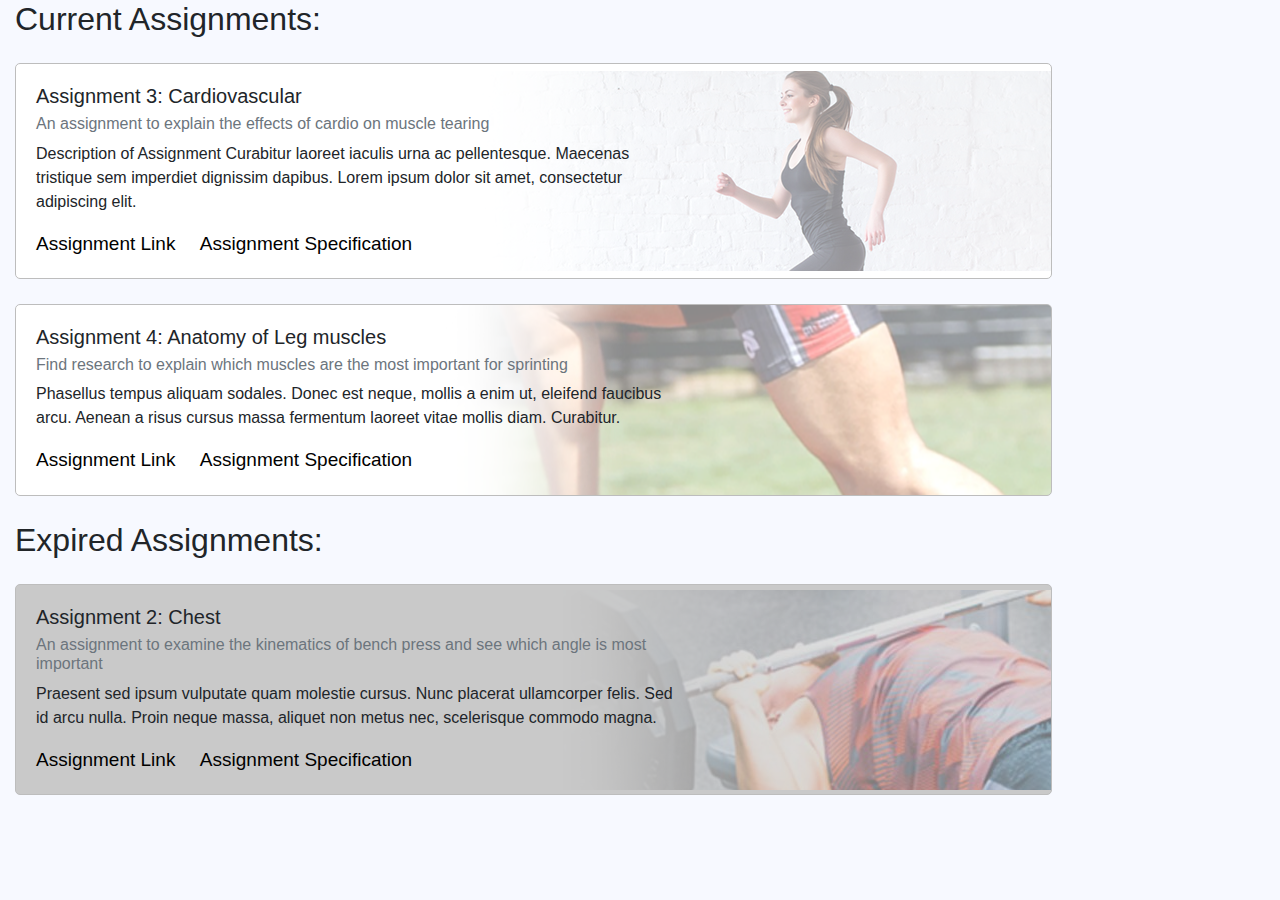
<file: index.html>
<!DOCTYPE html>
<html lang="en">

  <head>

    <meta charset="utf-8">
    <meta name="viewport" content="width=device-width, initial-scale=1, shrink-to-fit=no">
    <meta name="description" content="">
    <meta name="author" content="">

    <title>StudyMe </title>

    <!-- Bootstrap core CSS -->
    <link href="./bootstrap/css/bootstrap.min.css" rel="stylesheet">
    <link href="https://fonts.googleapis.com/css?family=Pacifico" rel="stylesheet">
    <link rel="stylesheet" href="https://use.fontawesome.com/releases/v5.0.13/css/all.css" integrity="sha384-DNOHZ68U8hZfKXOrtjWvjxusGo9WQnrNx2sqG0tfsghAvtVlRW3tvkXWZh58N9jp" crossorigin="anonymous">
    <link href="./bootstrap/css/style.css" rel="stylesheet">

    <style>
    .card-link {
      color: #e08686;
    }
    </style>
  </head>

  <body>
      <div class="col-sm-12" id="iframecontent">
          <!-- first assignment-->
          <div class="row">
            <div class="col-sm-10">
              <h2>Current Assignments:</h2>
                <div class="courseCard" id="course1">
                  <div class="courseBody row">
                  <div class="col-sm-8">
                    <h5 class="card-title">Assignment 3: Cardiovascular </h5>
                    <h6 class="card-subtitle mb-2 text-muted">An assignment to explain the effects of cardio on muscle tearing</h6>
                    <p class="card-text">Description of Assignment Curabitur laoreet iaculis urna ac pellentesque. Maecenas tristique sem imperdiet dignissim dapibus. Lorem ipsum dolor sit amet, consectetur adipiscing elit. </p>
                    <a href="a3.html" target="content_module" class="card-link">Assignment Link</a>
                    <a href="a3spec.html" target="content_module" class="card-link">Assignment Specification</a>
                  </div>

                  <div class="col-sm-4 align-self-center" style="display: flex; justify-content: flex-end;">
                    <span class="fas fa-check fa-3x" style="color: #ff3d5a"></span>
                    <span class="fas fa-comment fa-3x" style="color: #ff3d5a; padding-left: 50px;"></span>
                    <span class="fas fa-exclamation fa-3x" style="color: #ff3d5a; padding-left: 50px; padding-right:30px;"></span>
                  </div>
                </div>
            </div>
            </div>
          </div>


        <!-- second assignment-->
      <div class="row">
        <div class="col-sm-10">
            <div class="courseCard" id="course2">
              <div class="courseBody row">
              <div class="col-sm-8">
                <h5 class="card-title">Assignment 4: Anatomy of Leg muscles  </h5>
                <h6 class="card-subtitle mb-2 text-muted">Find research to explain which muscles are the most important for sprinting</h6>
                <p class="card-text">Phasellus tempus aliquam sodales. Donec est neque, mollis a enim ut, eleifend faucibus arcu. Aenean a risus cursus massa fermentum laoreet vitae mollis diam. Curabitur.</p>
                <a href="#" class="card-link">Assignment Link</a>
                <a href="#" class="card-link">Assignment Specification</a>
              </div>

              <div class="col-sm-4 align-self-center" style="display: flex; justify-content: flex-end;">
                <span class="fas fa-check fa-3x" style="color: #ff3d5a;"></span>
                <span class="fas fa-comment fa-3x" style=" padding-left: 50px;"></span>
                <span class="fas fa-exclamation fa-3x" style="padding-left: 50px; padding-right:30px;"></span>
              </div>
            </div>
        </div>
        </div>
      </div>


      <!-- expired assignment-->
      <div class="row">
        <div class="col-sm-10">
          <h2 style="margin-top: 25px;">Expired Assignments:</h2>
            <div class="expCourseCard">
              <div class="courseBody row">
              <div class="col-sm-8">
                <h5 class="card-title">Assignment 2: Chest </h5>
                <h6 class="card-subtitle mb-2 text-muted">An assignment to examine the kinematics of bench press and see which angle is most important</h6>
                <p class="card-text">Praesent sed ipsum vulputate quam molestie cursus. Nunc placerat ullamcorper felis. Sed id arcu nulla. Proin neque massa, aliquet non metus nec, scelerisque commodo magna.</p>
                <a href="#" class="card-link">Assignment Link</a>
                <a href="#" class="card-link">Assignment Specification</a>
              </div>

              <div class="col-sm-4 align-self-center" style="display: flex; justify-content: flex-end;">
                <span class="fas fa-check fa-3x" style="color: #606060;"></span>
                <span class="fas fa-comment fa-3x" style="color: #606060; padding-left: 50px;"></span>
                <span class="fas fa-exclamation fa-3x" style="color: #606060; padding-left: 50px; padding-right:30px;"></span>
              </div>
            </div>
        </div>
        </div>
      </div>
    </div>


          <!-- Bootstrap core JavaScript -->
          <script src="./jquery/jquery.min.js"></script>
          <script src="./bootstrap/js/bootstrap.bundle.min.js"></script>

        </body>

      </html>
</file>
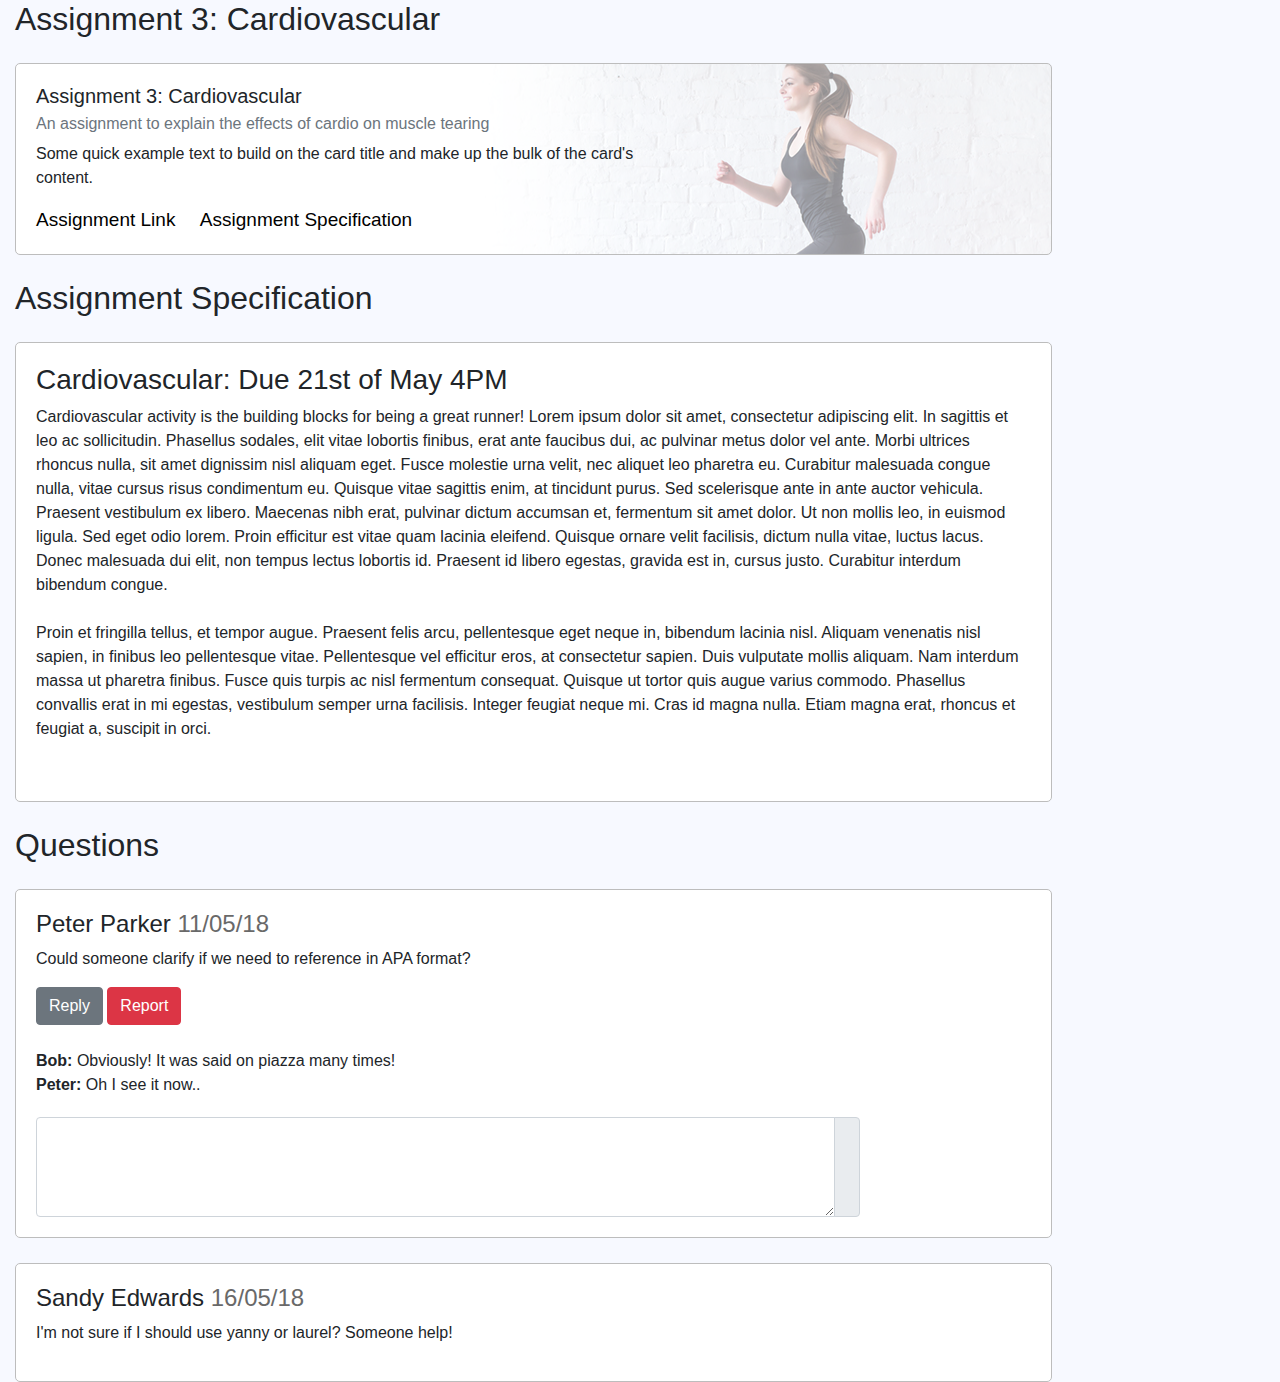
<file: a3spec.html>
<!DOCTYPE html>
<html lang="en">

  <head>

    <meta charset="utf-8">
    <meta name="viewport" content="width=device-width, initial-scale=1, shrink-to-fit=no">
    <meta name="description" content="">
    <meta name="author" content="">

    <title>StudyBuddy </title>

    <!-- Bootstrap core CSS -->
    <link href="./bootstrap/css/bootstrap.min.css" rel="stylesheet">
    <link href="https://fonts.googleapis.com/css?family=Pacifico" rel="stylesheet">
    <link rel="stylesheet" href="https://use.fontawesome.com/releases/v5.0.13/css/all.css" integrity="sha384-DNOHZ68U8hZfKXOrtjWvjxusGo9WQnrNx2sqG0tfsghAvtVlRW3tvkXWZh58N9jp" crossorigin="anonymous">
    <link href="./bootstrap/css/style.css" rel="stylesheet">

  </head>

  <body>
      <div class="col-sm-12" id="iframecontent">
          <!-- first assignment-->
          <div class="row">
            <div class="col-sm-10">
              <h2>Assignment 3: Cardiovascular</h2>
                <div class="courseCard" id="course1">
                  <div class="courseBody row">
                  <div class="col-sm-8">
                    <h5 class="card-title">Assignment 3: Cardiovascular </h5>
                    <h6 class="card-subtitle mb-2 text-muted">An assignment to explain the effects of cardio on muscle tearing</h6>
                    <p class="card-text">Some quick example text to build on the card title and make up the bulk of the card's content.</p>
                    <a href="a3.html" class="card-link">Assignment Link</a>
                    <a href="#" class="card-link">Assignment Specification</a>
                  </div>

                  <div class="col-sm-4 align-self-center" style="display: flex; justify-content: flex-end;">
                    <span class="fas fa-check fa-3x" style="color: #83ca97"></span>
                    <span class="fas fa-comment fa-3x" style="color: #ff3d5a; padding-left: 50px;"></span>
                    <span class="fas fa-exclamation fa-3x" style="color: #ff3d5a; padding-left: 50px; padding-right:30px;"></span>
                  </div>
                </div>
            </div>
            </div>
          </div>


          <div class="row">
            <div class="col-sm-10"><br>
              <h2>Assignment Specification</h2>
                <div class="courseCard">
                  <div class="courseBody row">
                  <div class="col-sm-12">
                    <h3>Cardiovascular: Due 21st of May 4PM</h3>
                    <p>Cardiovascular activity is the building blocks for being a great runner! Lorem ipsum dolor sit amet, consectetur adipiscing elit. In sagittis et leo ac sollicitudin. Phasellus sodales, elit vitae lobortis finibus, erat ante faucibus dui, ac pulvinar metus dolor vel ante. Morbi ultrices rhoncus nulla, sit amet dignissim nisl aliquam eget. Fusce molestie urna velit, nec aliquet leo pharetra eu. Curabitur malesuada congue nulla, vitae cursus risus condimentum eu. Quisque vitae sagittis enim, at tincidunt purus. Sed scelerisque ante in ante auctor vehicula. Praesent vestibulum ex libero. Maecenas nibh erat, pulvinar dictum accumsan et, fermentum sit amet dolor. Ut non mollis leo, in euismod ligula. Sed eget odio lorem. Proin efficitur est vitae quam lacinia eleifend. Quisque ornare velit facilisis, dictum nulla vitae, luctus lacus. Donec malesuada dui elit, non tempus lectus lobortis id. Praesent id libero egestas, gravida est in, cursus justo. Curabitur interdum bibendum congue.<br><br>

                    Proin et fringilla tellus, et tempor augue. Praesent felis arcu, pellentesque eget neque in, bibendum lacinia nisl. Aliquam venenatis nisl sapien, in finibus leo pellentesque vitae. Pellentesque vel efficitur eros, at consectetur sapien. Duis vulputate mollis aliquam. Nam interdum massa ut pharetra finibus. Fusce quis turpis ac nisl fermentum consequat. Quisque ut tortor quis augue varius commodo. Phasellus convallis erat in mi egestas, vestibulum semper urna facilisis. Integer feugiat neque mi. Cras id magna nulla. Etiam magna erat, rhoncus et feugiat a, suscipit in orci. <br><br>
                  </div>
                  </div>


                </div>
            </div>
            </div>

            <div class="row">
              <div class="col-sm-10"><br>
                <h2>Questions</h2>
                  <div class="courseCard">
                    <div class="courseBody row">
                          <div class="col-sm-12">
                        <h4>Peter Parker <span style="color: #696969;">11/05/18</span></h4>
                        <p>Could someone clarify if we need to reference in APA format?</p>
                          <button type="button" onclick="togglerReply()" class="btn btn-secondary">Reply</button>  <button type="button" class="btn btn-danger">Report</button>

                          <!--Start reply-->

                          <div class="row">
                            <div class="col-sm-10" id="reply">
                              <br>
                                <strong>Bob: </strong> Obviously! It was said on piazza many times!
                                <br>
                                  <strong>Peter: </strong> Oh I see it now.. 
                                  <br>
                            </div>
                            </div>

                          <!-- start feedback reply-->
                          <div class="row">
                            <div class="input-group col-sm-10" id="ass_reply">
                              <textarea class="form-control" aria-label="With textarea"></textarea>
                              <div class="input-group-append">
                                <span class="input-group-text"><span class="fa fa-reply"></span></span>
                              </div>
                            </div>
                            </div>

                          </div>
                      </div>
                    </div>
                  </div>
              </div>


                <div class="row">
                  <div class="col-sm-10">
                      <div class="courseCard">
                        <div class="courseBody row">
                        <div class="col-sm-12">
                          <h4>Sandy Edwards <span style="color: #696969;">16/05/18</span></h4></h4>
                          <p>I'm not sure if I should use yanny or laurel? Someone help!</p>
                        </div>
                        </div>
                      </div>
                  </div>
                  </div>


    </div>


          <!-- Bootstrap core JavaScript -->
          <script src="./jquery/jquery.min.js"></script>
          <script src="./bootstrap/js/bootstrap.bundle.min.js"></script>

          <script>
          function togglerReply() {
                $('#ass_reply').fadeToggle("fast", "linear");
          }

          function togglerSubmit() {
                $('#reply').fadeIn("fast", "linear");
                $('#ass_reply').fadeOut("200ms", "linear");
          }
          </script>

        </body>

      </html>
</file>
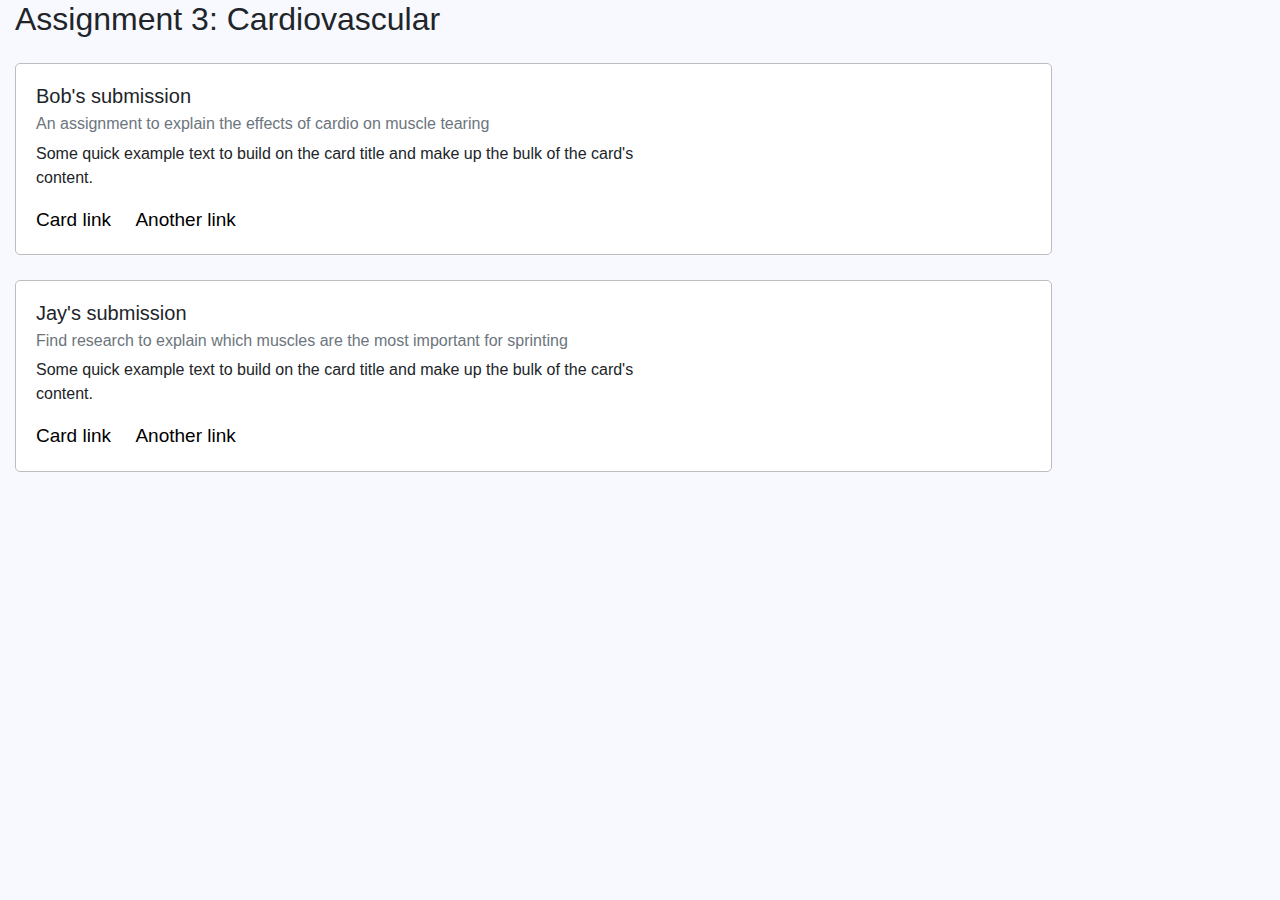
<file: assignments.html>
<!DOCTYPE html>
<html lang="en">

  <head>

    <meta charset="utf-8">
    <meta name="viewport" content="width=device-width, initial-scale=1, shrink-to-fit=no">
    <meta name="description" content="">
    <meta name="author" content="">

    <title>StudyMe </title>

    <!-- Bootstrap core CSS -->
    <link href="./bootstrap/css/bootstrap.min.css" rel="stylesheet">
    <link href="https://fonts.googleapis.com/css?family=Pacifico" rel="stylesheet">
    <link rel="stylesheet" href="https://use.fontawesome.com/releases/v5.0.13/css/all.css" integrity="sha384-DNOHZ68U8hZfKXOrtjWvjxusGo9WQnrNx2sqG0tfsghAvtVlRW3tvkXWZh58N9jp" crossorigin="anonymous">
    <link href="./bootstrap/css/style.css" rel="stylesheet">

  </head>

  <body>
      <div class="col-sm-12" id="iframecontent">
          <!-- first assignment-->
          <div class="row">
            <div class="col-sm-10">
              <h2>Assignment 3: Cardiovascular</h2>
                <div class="courseCard">
                  <div class="courseBody row">
                  <div class="col-sm-8">
                    <h5 class="card-title">Bob's submission</h5>
                    <h6 class="card-subtitle mb-2 text-muted">An assignment to explain the effects of cardio on muscle tearing</h6>
                    <p class="card-text">Some quick example text to build on the card title and make up the bulk of the card's content.</p>
                    <a href="#" class="card-link">Card link</a>
                    <a href="#" class="card-link">Another link</a>
                  </div>

                  <div class="col-sm-4" style="display: flex; justify-content: flex-end;">
                    <span class="fas fa-check fa-6x"></span>
                    <span class="fas fa-exclamation fa-6x" style="color: #ff3d5a; padding-left: 50px;"></span>
                  </div>
                </div>
            </div>
            </div>
          </div>


        <!-- second assignment-->
      <div class="row">
        <div class="col-sm-10">
            <div class="courseCard">
              <div class="courseBody row">
              <div class="col-sm-8">
                <h5 class="card-title">Jay's submission</h5>
                <h6 class="card-subtitle mb-2 text-muted">Find research to explain which muscles are the most important for sprinting</h6>
                <p class="card-text">Some quick example text to build on the card title and make up the bulk of the card's content.</p>
                <a href="#" class="card-link">Card link</a>
                <a href="#" class="card-link">Another link</a>
              </div>

              <div class="col-sm-4" style="display: flex; justify-content: flex-end;">
                <i class="fas fa-question fa-6x"><span>hey man</span></i>
              </div>
            </div>
        </div>
        </div>
      </div>


    </div>




    <!-- Bootstrap core JavaScript -->
    <script src="./jquery/jquery.min.js"></script>
    <script src="./bootstrap/js/bootstrap.bundle.min.js"></script>

  </body>

</html>
</file>
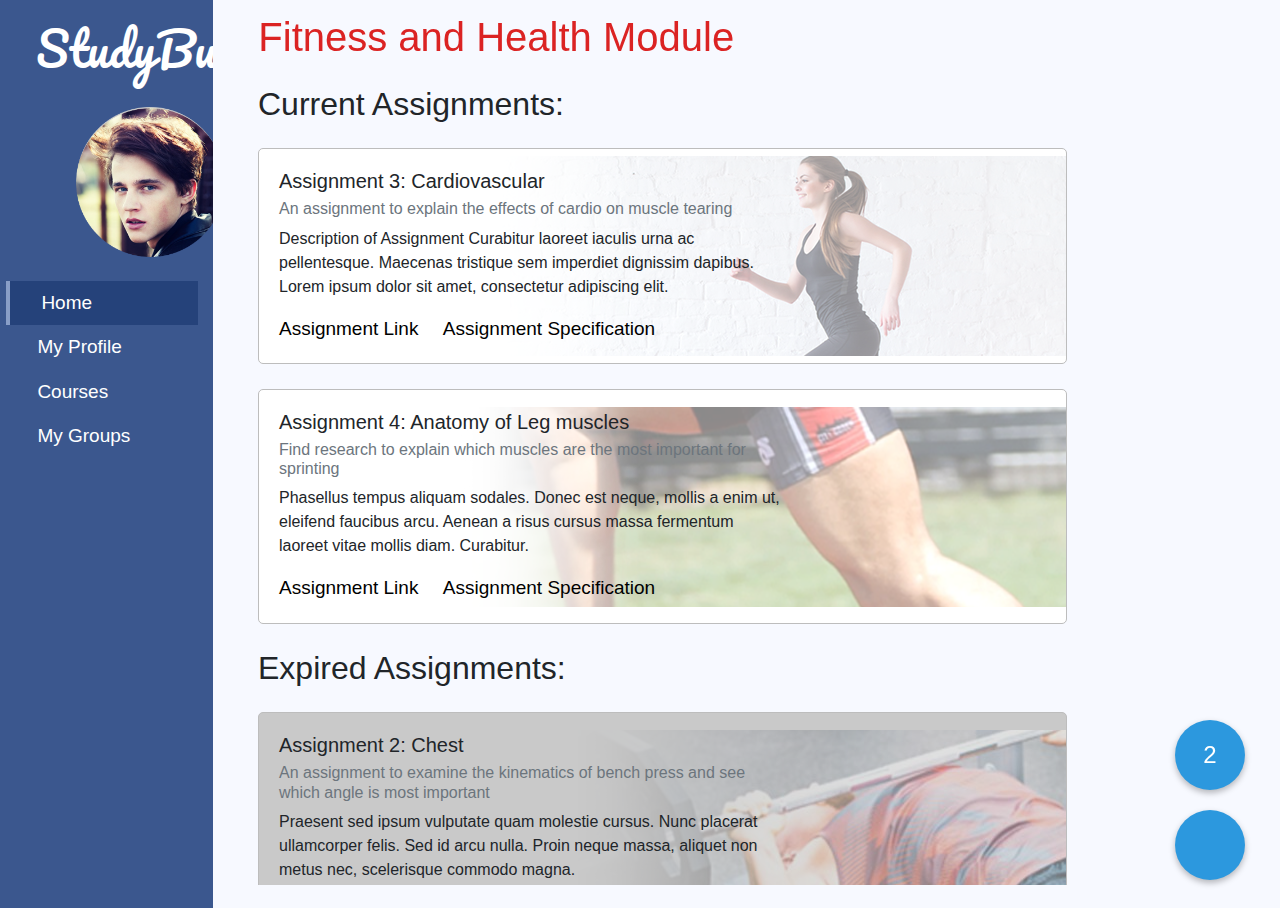
<file: index2.html>
<!DOCTYPE html>
<html lang="en">

  <head>

    <meta charset="utf-8">
    <meta name="viewport" content="width=device-width, initial-scale=1, shrink-to-fit=no">
    <meta name="description" content="">
    <meta name="author" content="">

    <title>StudyMe </title>

    <!-- Bootstrap core CSS -->
    <link href="./bootstrap/css/bootstrap.min.css" rel="stylesheet">
    <link href="https://fonts.googleapis.com/css?family=Pacifico" rel="stylesheet">
    <link rel="stylesheet" href="https://use.fontawesome.com/releases/v5.0.13/css/all.css" integrity="sha384-DNOHZ68U8hZfKXOrtjWvjxusGo9WQnrNx2sqG0tfsghAvtVlRW3tvkXWZh58N9jp" crossorigin="anonymous">
    <link href="./bootstrap/css/style.css" rel="stylesheet">

    <!-- Bootstrap core JavaScript -->
    <script src="./jquery/jquery.min.js"></script>
    <script src="./bootstrap/js/bootstrap.bundle.min.js"></script>


  </head>

  <body>
    <div class="container-fluid">
      <div class="row">
        <!--Nav Bar-->
        <div class="col-sm-2" id="navbar">
          <div class="header">StudyBud</div>
            <br>
            <div class="align-items-center">
              <img src="peter.png" height="150px" style="padding-left: 70px">
          </div>
            <br>
            <ul class="nav flex-column">
              <li class="nav-item">
                 <a class="nav-link" href="index.html" target="content_module" id="home_link" onclick="toggleMenu1()"><span class="fas fa-home" style="padding-right: 15px;"></span>Home</a>
               </li>
              <li class="nav-item">
                  <a class="nav-link active" href="peter.html" target="content_module" id="ass_link" onclick="toggleMenu2()"><span class="fas fa-user-circle" style="padding-right: 15px"></span>My Profile</a>
               </li>
               <li class="nav-item">
                 <a class="nav-link" href="#"><span class="fas fa-book" style="padding-right: 15px"></span> Courses</a>
               </li>
               <li class="nav-item">
                 <a class="nav-link" href="#"><span class="fas fa-users" style="padding-right: 15px"></span> My Groups</a>
               </li>
             </ul>
        </div>


        <!--Content-->
        <div class="col-sm-10" id="content">

          <div class="row">
            <div class="col-sm-12">
              <h1>Fitness and Health Module</h1>
            </div>
          </div>

          <!--iFrame for content-->
          <div class="col-lg-12 my-3">
  		        <iframe style="border:none;" height="800px" width="100%" src="index.html" name="content_module"></iframe>
          </div>
        </div>



        </div>
      </div>



      <div class="container-fluid">


        <div class="row" id="notif">
            <button id="notifBtn" onclick="toggler()" class="material-button option1"><span class="fa fa-bell fa-1x"></span> <span id="notifNum">2</span></button>
        </div>

        <div class="row" id="chat">
            <button id="chatBtn" onclick="togglerChat()" class="material-button option1"><span class="fa fa-comments fa-1x"></span></button>
      	</div>

        <div id="notifExpanded">
          <div class="alert alert-info">
              <strong>New Message!</strong> Your team member Bob messaged you!
            </div>

            <div class="alert alert-success">
                <strong>New Feedback:</strong> You have new feedback from a teammate for Assignment 3!
              </div>
        </div>

        <span id="chatWindow">
          <img src="chat.png" height="50%">
        </span>
      </div>

    <script>
    function toggler(){
          $('#notifExpanded').fadeToggle("fast", "linear");
          $('#notifNum').fadeOut("slow", "linear");
      }

    function togglerChat() {
          $('#chatWindow').fadeToggle("fast", "linear");
    }

      </script>


    <!--Nav bar change background for appropriate link, inspired by above code-->
      <script>
        function toggleMenu1() {
            var element = document.getElementById("home_link");
            var colour = window.getComputedStyle(element).backgroundColor;
            if (colour === "rgb(59, 87, 142)") {
            document.getElementById("home_link").style.background = "#25427A";
            document.getElementById("home_link").style.borderLeft = "4px solid #899EC7";
            toggleMenu2();
        } else{
            document.getElementById("home_link").style.background = "#3B578E";
            document.getElementById("home_link").style.borderLeft = "none";
          }
        }

        function toggleMenu2() {
            var element = document.getElementById("ass_link");
            var colour = window.getComputedStyle(element).backgroundColor;
            if (colour === "rgb(59, 87, 142)") {
            document.getElementById("ass_link").style.background = "#25427A";
            document.getElementById("ass_link").style.borderLeft = "4px solid #899EC7";
            toggleMenu1();
        } else{
            document.getElementById("ass_link").style.background = "#3B578E";
            document.getElementById("ass_link").style.borderLeft = "none";
          }
        }
    </script>
  </body>

</html>
</file>
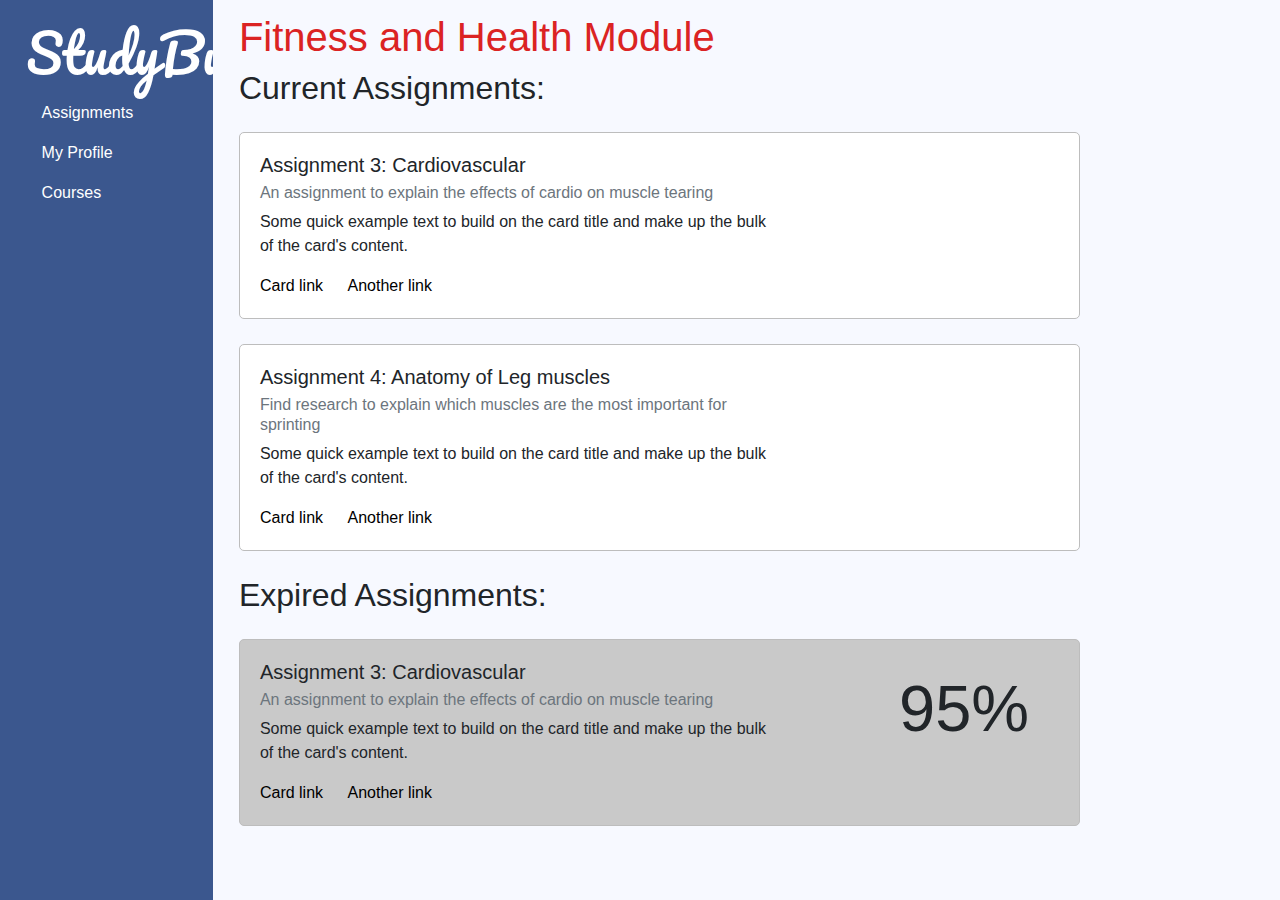
<file: index3.html>
<!DOCTYPE html>
<html lang="en">

  <head>

    <meta charset="utf-8">
    <meta name="viewport" content="width=device-width, initial-scale=1, shrink-to-fit=no">
    <meta name="description" content="">
    <meta name="author" content="">

    <title>StudyMe </title>

    <!-- Bootstrap core CSS -->
    <link href="./bootstrap/css/bootstrap.min.css" rel="stylesheet">
    <link href="https://fonts.googleapis.com/css?family=Pacifico" rel="stylesheet">
<link rel="stylesheet" href="https://use.fontawesome.com/releases/v5.0.13/css/all.css" integrity="sha384-DNOHZ68U8hZfKXOrtjWvjxusGo9WQnrNx2sqG0tfsghAvtVlRW3tvkXWZh58N9jp" crossorigin="anonymous">

    <!-- Custom styles for this template -->
    <style>

      .header {
        font-size: 40pt;
        font-family: 'Pacifico', cursive;
        color: #fff;
      }

      a {
        color: #fff;
      }

      a.card-link {
        color: #000;
      }

      h1 {
        color: #DB2323;
      }

      i span {
      display: none;
      position: absolute;
      bottom: 0;
      width: 100%;
      padding: 10px;
      font-size: 10px;
      }

      i:hover span {
        display: block;
      }


      #main {
      }

      #navbar {
        padding-left: 2%;
        padding-top: 1%;
        background-color: #3B578E;
        height: 100vh;
        overflow-y: auto;
      }

      #content {
        background-color: #F7F9FF;
        padding-top: 1%;
        padding-left: 2%;
        padding-right: 2%;
      }


      .courseCard {
        background: #fff;
        border-color: #BDBDBD;
        border-style: solid;
        border-width: 1px;
        border-radius: 5px;
        margin-top: 25px;
      }

      .courseBody {
        padding: 20px;
      }

      .gradeText {
        font-size: 65px;
      }

      .expCourseCard {
        background: #c9c9c9;
        border-color: #BDBDBD;
        border-style: solid;
        border-width: 1px;
        border-radius: 5px;
        margin-top: 25px;
      }

    </style>

  </head>

  <body>


    <div class="container-fluid">
      <div class="row">
        <!--Nav Bar-->
        <div class="col-sm-2" id="navbar">
          <div class="header">StudyBud</div>
            <ul class="nav flex-column">
              <li class="nav-item">
                 <a class="nav-link" href="#">Assignments</a>
               </li>
               <li class="nav-item">
                 <a class="nav-link" href="#">My Profile</a>
               </li>
               <li class="nav-item">
                 <a class="nav-link" href="#">Courses</a>
               </li>
             </ul>
        </div>


        <!--Content-->
        <div class="col-sm-10" id="content">

          <div class="row">
            <div class="col-sm-12">
              <h1>Fitness and Health Module</h1>
            </div>
          </div>

          <!-- first assignment-->
          <div class="row">
            <div class="col-sm-10">
              <h2>Current Assignments:</h2>
                <div class="courseCard">
                  <div class="courseBody row">
                  <div class="col-sm-8">
                    <h5 class="card-title">Assignment 3: Cardiovascular </h5>
                    <h6 class="card-subtitle mb-2 text-muted">An assignment to explain the effects of cardio on muscle tearing</h6>
                    <p class="card-text">Some quick example text to build on the card title and make up the bulk of the card's content.</p>
                    <a href="#" class="card-link">Card link</a>
                    <a href="#" class="card-link">Another link</a>
                  </div>

                  <div class="col-sm-4" style="display: flex; justify-content: flex-end;">
                    <span class="fas fa-check fa-6x"></span>
                    <span class="fas fa-exclamation fa-6x" style="color: #ff3d5a; padding-left: 50px;"></span>
                  </div>
                </div>
            </div>
            </div>
          </div>


        <!-- second assignment-->
      <div class="row">
        <div class="col-sm-10">
            <div class="courseCard">
              <div class="courseBody row">
              <div class="col-sm-8">
                <h5 class="card-title">Assignment 4: Anatomy of Leg muscles  </h5>
                <h6 class="card-subtitle mb-2 text-muted">Find research to explain which muscles are the most important for sprinting</h6>
                <p class="card-text">Some quick example text to build on the card title and make up the bulk of the card's content.</p>
                <a href="#" class="card-link">Card link</a>
                <a href="#" class="card-link">Another link</a>
              </div>

              <div class="col-sm-4" style="display: flex; justify-content: flex-end;">
                <i class="fas fa-times-circle fa-6x"><span>hey man</span></i>
              </div>
            </div>
        </div>
        </div>
      </div>


      <!-- expired assignment-->
      <div class="row">
        <div class="col-sm-10">
          <h2 style="margin-top: 25px;">Expired Assignments:</h2>
            <div class="expCourseCard">
              <div class="courseBody row">
              <div class="col-sm-8">
                <h5 class="card-title">Assignment 3: Cardiovascular </h5>
                <h6 class="card-subtitle mb-2 text-muted">An assignment to explain the effects of cardio on muscle tearing</h6>
                <p class="card-text">Some quick example text to build on the card title and make up the bulk of the card's content.</p>
                <a href="#" class="card-link">Card link</a>
                <a href="#" class="card-link">Another link</a>
              </div>

              <div class="col-sm-4" style="display: flex; justify-content: flex-end;">
                <span class="gradeText">95%</span>
                <span class="fas fa-exclamation fa-6x" style="color: #ff3d5a; padding-left: 30px;"></span>
              </div>
            </div>
        </div>
        </div>
      </div>
    </div>

        </div>
      </div>




    <!-- Bootstrap core JavaScript -->
    <script src="./jquery/jquery.min.js"></script>
    <script src="./bootstrap/js/bootstrap.bundle.min.js"></script>

  </body>

</html>
</file>
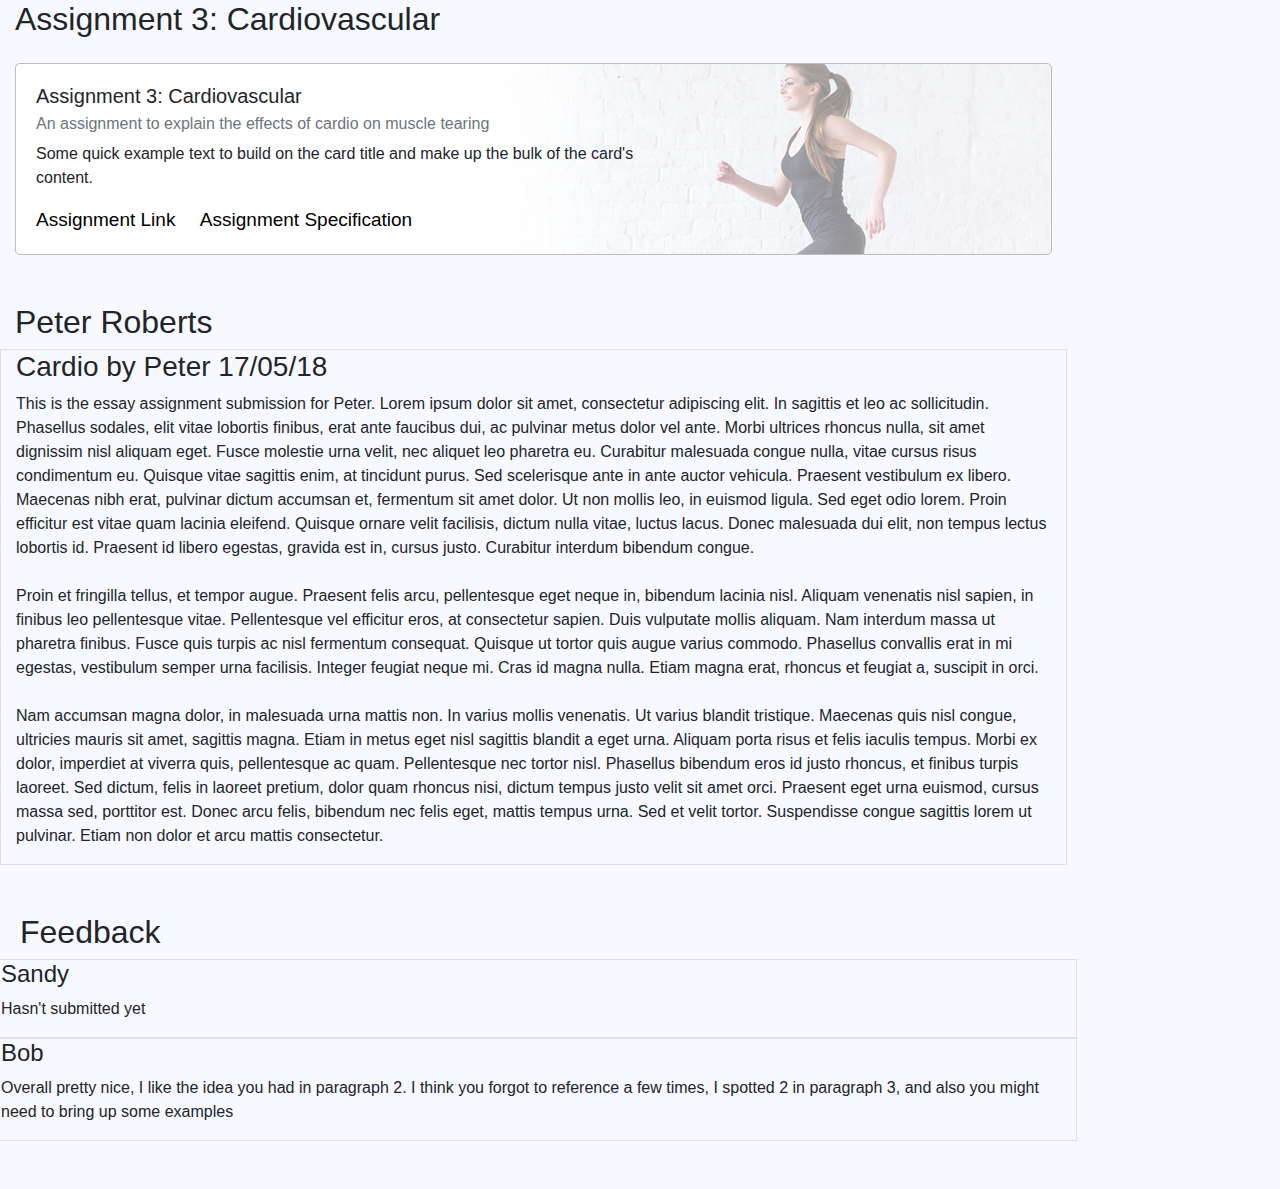
<file: peter.html>
<!DOCTYPE html>
<html lang="en">

  <head>

    <meta charset="utf-8">
    <meta name="viewport" content="width=device-width, initial-scale=1, shrink-to-fit=no">
    <meta name="description" content="">
    <meta name="author" content="">

    <title>StudyMe </title>

    <!-- Bootstrap core CSS -->
    <link href="./bootstrap/css/bootstrap.min.css" rel="stylesheet">
    <link href="https://fonts.googleapis.com/css?family=Pacifico" rel="stylesheet">
    <link rel="stylesheet" href="https://use.fontawesome.com/releases/v5.0.13/css/all.css" integrity="sha384-DNOHZ68U8hZfKXOrtjWvjxusGo9WQnrNx2sqG0tfsghAvtVlRW3tvkXWZh58N9jp" crossorigin="anonymous">
    <link href="./bootstrap/css/style.css" rel="stylesheet">

  </head>

  <body>
      <div class="col-sm-12" id="iframecontent">
          <!-- first assignment-->
          <div class="row">
            <div class="col-sm-10">
              <h2>Assignment 3: Cardiovascular</h2>
                <div class="courseCard" id="course1">
                  <div class="courseBody row">
                  <div class="col-sm-8">
                    <h5 class="card-title">Assignment 3: Cardiovascular </h5>
                    <h6 class="card-subtitle mb-2 text-muted">An assignment to explain the effects of cardio on muscle tearing</h6>
                    <p class="card-text">Some quick example text to build on the card title and make up the bulk of the card's content.</p>
                    <a href="a3.html" class="card-link">Assignment Link</a>
                    <a href="#" class="card-link">Assignment Specification</a>
                  </div>

                  <div class="col-sm-4 align-self-center" style="display: flex; justify-content: flex-end;">
                    <span class="fas fa-check fa-3x" style="color: #83ca97"></span>
                    <span class="fas fa-comment fa-3x" style="color: #ff3d5a; padding-left: 50px;"></span>
                    <span class="fas fa-exclamation fa-3x" style="color: #ff3d5a; padding-left: 50px; padding-right:30px;"></span>
                  </div>
                </div>
            </div>
            </div>
          </div>


          <div class="row">
            <div class="col-sm-10">
              <br><br>
              <h2>Peter Roberts</h2>
                  <div class="row">
                    <div class="col-sm-12 border" id="ass_doc">
                      <h3>Cardio by Peter 17/05/18</h3>
                      <p>This is the essay assignment submission for Peter. Lorem ipsum dolor sit amet, consectetur adipiscing elit. In sagittis et leo ac sollicitudin. Phasellus sodales, elit vitae lobortis finibus, erat ante faucibus dui, ac pulvinar metus dolor vel ante. Morbi ultrices rhoncus nulla, sit amet dignissim nisl aliquam eget. Fusce molestie urna velit, nec aliquet leo pharetra eu. Curabitur malesuada congue nulla, vitae cursus risus condimentum eu. Quisque vitae sagittis enim, at tincidunt purus. Sed scelerisque ante in ante auctor vehicula. Praesent vestibulum ex libero. Maecenas nibh erat, pulvinar dictum accumsan et, fermentum sit amet dolor. Ut non mollis leo, in euismod ligula. Sed eget odio lorem. Proin efficitur est vitae quam lacinia eleifend. Quisque ornare velit facilisis, dictum nulla vitae, luctus lacus. Donec malesuada dui elit, non tempus lectus lobortis id. Praesent id libero egestas, gravida est in, cursus justo. Curabitur interdum bibendum congue.<br><br>

                      Proin et fringilla tellus, et tempor augue. Praesent felis arcu, pellentesque eget neque in, bibendum lacinia nisl. Aliquam venenatis nisl sapien, in finibus leo pellentesque vitae. Pellentesque vel efficitur eros, at consectetur sapien. Duis vulputate mollis aliquam. Nam interdum massa ut pharetra finibus. Fusce quis turpis ac nisl fermentum consequat. Quisque ut tortor quis augue varius commodo. Phasellus convallis erat in mi egestas, vestibulum semper urna facilisis. Integer feugiat neque mi. Cras id magna nulla. Etiam magna erat, rhoncus et feugiat a, suscipit in orci. <br><br>

                      Nam accumsan magna dolor, in malesuada urna mattis non. In varius mollis venenatis. Ut varius blandit tristique. Maecenas quis nisl congue, ultricies mauris sit amet, sagittis magna. Etiam in metus eget nisl sagittis blandit a eget urna. Aliquam porta risus et felis iaculis tempus. Morbi ex dolor, imperdiet at viverra quis, pellentesque ac quam. Pellentesque nec tortor nisl. Phasellus bibendum eros id justo rhoncus, et finibus turpis laoreet. Sed dictum, felis in laoreet pretium, dolor quam rhoncus nisi, dictum tempus justo velit sit amet orci. Praesent eget urna euismod, cursus massa sed, porttitor est. Donec arcu felis, bibendum nec felis eget, mattis tempus urna. Sed et velit tortor. Suspendisse congue sagittis lorem ut pulvinar. Etiam non dolor et arcu mattis consectetur.</p>
                    </div>

                </div>
                </div>
              </div>
            </div>

            <div class="row">
              <div class="col-sm-10">
                <br><br>
                <h2 style="padding-left: 20px;">Feedback</h2>
                    <div class="row">
                      <div class="col-sm-12 border" id="ass_doc">
                        <h4>Sandy</h4>
                          <p>Hasn't submitted yet</p>
                      </div>

                  </div>
                  </div>
                </div>
              </div>

              <div class="row">
                <div class="col-sm-10">
                      <div class="row">
                        <div class="col-sm-12 border" id="ass_doc">
                          <h4>Bob</h4>
                          <p>Overall pretty nice, I like the idea you had in paragraph 2. I think you forgot to reference a few times, I spotted 2 in paragraph 3, and also you might need to bring up some examples</p>
                        </div>

                    </div>
                    </div>
                  </div>
                </div>
                <br><br>
    </div>


          <!-- Bootstrap core JavaScript -->
          <script src="./jquery/jquery.min.js"></script>
          <script src="./bootstrap/js/bootstrap.bundle.min.js"></script>

        </body>

      </html>
</file>
<file: bootstrap/css/style.css>
.header {
  font-size: 35pt;
  font-family: 'Pacifico', cursive;
  color: #fff;
  padding-left: 15.5%;
}

body {
  background-color: #F7F9FF;
}

a {
  color: #fff;
  font-size: 19px;
}

a.card-link {
  color: #000;
}

h1 {
  color: #db2323;
  padding-left: 30px;
}

i span {
display: none;
position: absolute;
bottom: 0;
width: 100%;
padding: 10px;
font-size: 10px;
}

i:hover span {
  display: block;
}

#iframecontent {
}


#navbar {
  padding-left: 0.5%;
  padding-top: 1%;
  background-color: #3B578E;
  min-height: 100vh;
  height: max;
  overflow-y: auto;
}

#home_link {
  background-color: #25427A;
  border-left-style: solid;
  border-left-width: 4px;
  border-color: #899EC7;
}

#home_link:hover {
  background-color: #5973A5;
  color: #fff;
}

#ass_link {
  background-color: #3B578E;
  color: #fff;
}

#content {
  padding-top: 1%;
}

#chat{
    padding-top: 50px;
    position: fixed;
    bottom: 20px;
    right: 50px;
}

#notif {
    padding-top: 50px;
    position: fixed;
    bottom: 110px;
    right: 50px;
}

#chatWindow {
  position: fixed;
  right: 130px;
  bottom: 20px;
  display: none;
}

#notifExpanded {
  position: absolute;
  bottom: 100px;
  right: 130px;
  display: none;
}


.courseCard {
  background: #fff;
  border-color: #BDBDBD;
  border-style: solid;
  border-width: 1px;
  border-radius: 5px;
  margin-top: 25px;
}

#box:hover {
    box-shadow: 0 4px 8px 0 rgba(0, 0, 0, 0.2), 0 6px 20px 0 rgba(0, 0, 0, 0.19);
}

#course1 {
  background-image: url("../../cardio.png");
  background-repeat: no-repeat;
  background-position: right;
}

#course2 {
  background-image: url("../../sprint.png");
  background-repeat: no-repeat;
  background-position: right;
}

.courseBody {
  padding: 20px;
}


#ass_reply {
  margin-top:20px;
  min-height: 100px;
}

.gradeText {
  font-size: 65px;
}

.expCourseCard {
  background: #c9c9c9;
  background-image: url("../../bench.png");
  background-repeat: no-repeat;
  background-position: right;
  border-color: #BDBDBD;
  border-style: solid;
  border-width: 1px;
  border-radius: 5px;
  margin-top: 25px;
}


.material-button-anim {
  position: relative;
  padding: 127px 15px 27px;
  text-align: center;
  max-width: 320px;
  margin: 0 auto 20px;
}

.material-button {
    position: relative;
    top: 0;
    z-index: 1;
    width: 70px;
    height: 70px;
    font-size: 1.5em;
    color: #fff;
    background: #2C98DE;
    border: none;
    border-radius: 50%;
    box-shadow: 0 3px 6px rgba(0,0,0,.275);
    outline: none;
}
.material-button-toggle {
    z-index: 3;
    width: 90px;
    height: 90px;
    margin: 0 auto;
}
.material-button-toggle span {
    -webkit-transform: none;
    transform:         none;
    -webkit-transition: -webkit-transform .175s cubic-bazier(.175,.67,.83,.67);
    transition:         transform .175s cubic-bazier(.175,.67,.83,.67);
}
.material-button-toggle.open {
    -webkit-transform: scale(1.3,1.3);
    transform:         scale(1.3,1.3);
    -webkit-animation: toggleBtnAnim .175s;
    animation:         toggleBtnAnim .175s;
}
.material-button-toggle.open span {
    -webkit-transform: rotate(45deg);
    transform:         rotate(45deg);
    -webkit-transition: -webkit-transform .175s cubic-bazier(.175,.67,.83,.67);
    transition:         transform .175s cubic-bazier(.175,.67,.83,.67);
}
</file>
